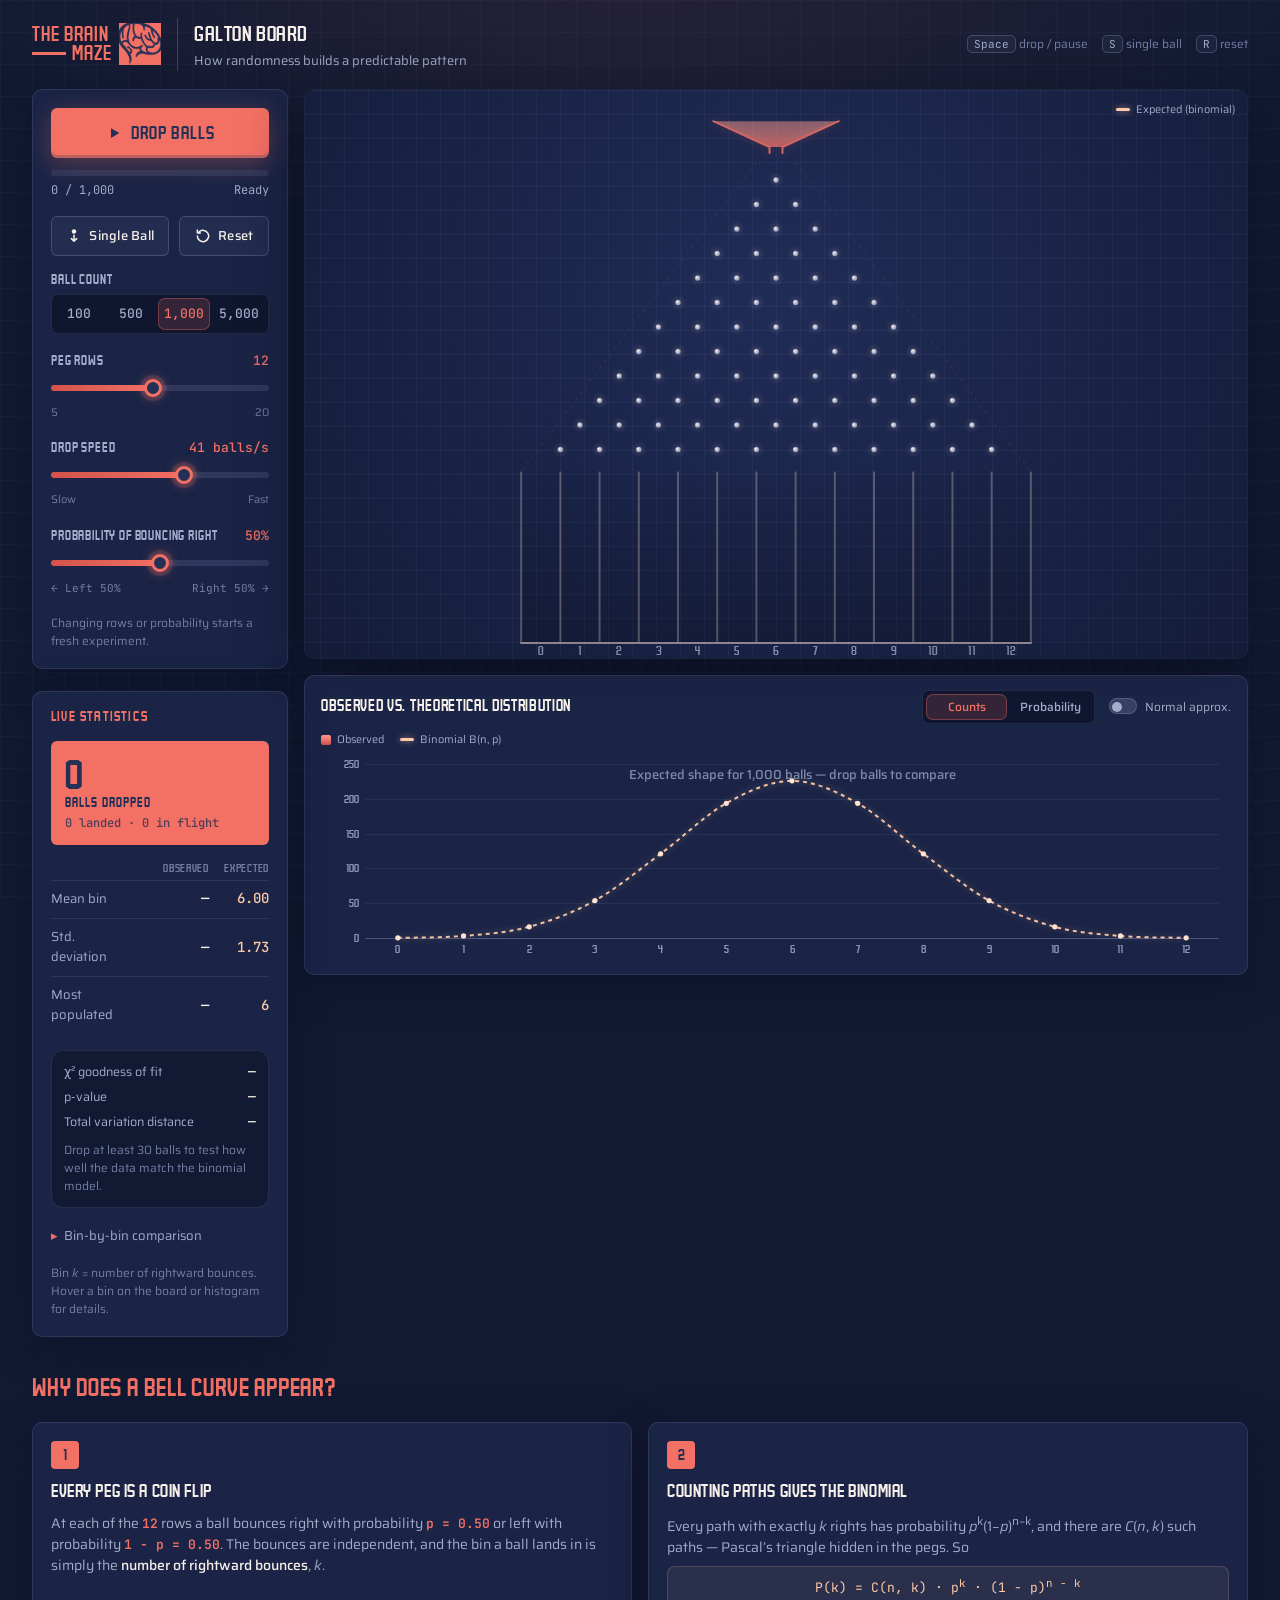
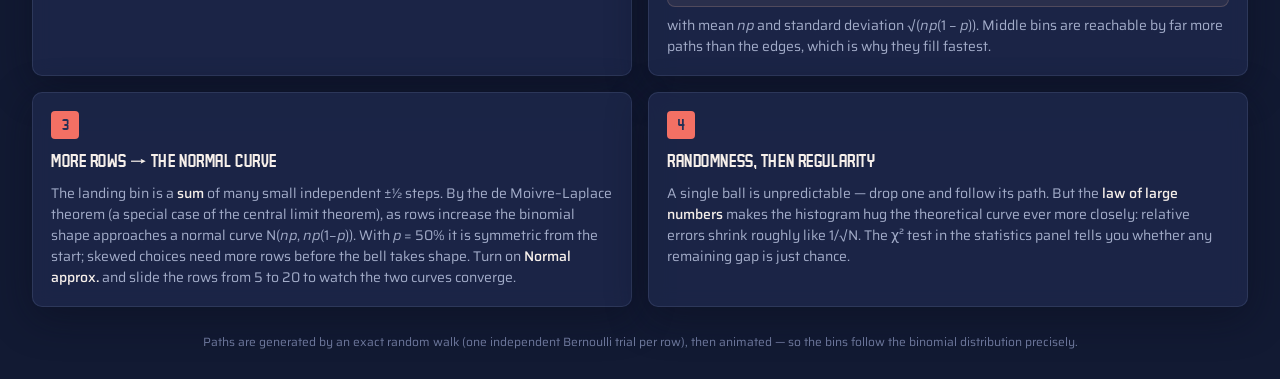
<file: index.html>
<!doctype html>
<html lang="en">
<head>
  <meta charset="utf-8" />
  <meta name="viewport" content="width=device-width, initial-scale=1, viewport-fit=cover" />
  <title>Brain Maze Galton Board</title>
  <meta name="description" content="An interactive Galton board that shows how random left/right bounces build a binomial — and eventually normal — distribution." />
  <meta name="theme-color" content="#121a33" />
  <link rel="icon" href="assets/brain-mark.png" />
  <link rel="preconnect" href="https://fonts.googleapis.com" />
  <link rel="preconnect" href="https://fonts.gstatic.com" crossorigin />
  <link href="https://fonts.googleapis.com/css2?family=Saira:wght@400;500;600&family=Saira+Semi+Condensed:wght@400&family=JetBrains+Mono:wght@400;500&display=swap" rel="stylesheet" />
  <link rel="stylesheet" href="styles.css" />
</head>
<body>
  <header class="topbar">
    <div class="brand">
      <div class="wordmark" aria-label="The Brain Maze">
        <span class="wordmark-text" aria-hidden="true"><span>The Brain</span><span>Maze</span></span>
        <img class="brand-mark" src="assets/brain-mark.png" alt="" width="42" height="42" />
      </div>
      <span class="brand-divider" aria-hidden="true"></span>
      <div>
        <h1>Galton Board</h1>
        <p class="tagline">How randomness builds a predictable pattern</p>
      </div>
    </div>
    <div class="kbd-hints" aria-hidden="true">
      <span><kbd>Space</kbd> drop / pause</span>
      <span><kbd>S</kbd> single ball</span>
      <span><kbd>R</kbd> reset</span>
    </div>
  </header>

  <main class="layout">
    <!-- ============ Controls ============ -->
    <aside class="panel controls" aria-label="Simulation controls">
      <button id="btnRun" class="btn btn-primary btn-run" type="button">
        <svg class="icon icon-play" viewBox="0 0 24 24" aria-hidden="true"><path d="M8 5.5v13l11-6.5z" /></svg>
        <svg class="icon icon-pause" viewBox="0 0 24 24" aria-hidden="true"><path d="M7 5h3.5v14H7zM13.5 5H17v14h-3.5z" /></svg>
        <span class="btn-label">Drop Balls</span>
      </button>

      <div class="progress" aria-hidden="true">
        <div class="progress-bar"><span id="progressFill"></span></div>
        <div class="progress-text"><span id="progressText">0 / 1,000</span><span id="progressState">Ready</span></div>
      </div>

      <div class="btn-row">
        <button id="btnSingle" class="btn btn-ghost" type="button" title="Release one traced ball (S)">
          <svg class="icon" viewBox="0 0 24 24" aria-hidden="true"><circle cx="12" cy="6" r="3" /><path d="M12 11v8m-3.5-3.5L12 19l3.5-3.5" fill="none" stroke-width="2" stroke-linecap="round" stroke-linejoin="round" /></svg>
          Single Ball
        </button>
        <button id="btnReset" class="btn btn-ghost" type="button" title="Clear all balls and statistics (R)">
          <svg class="icon" viewBox="0 0 24 24" aria-hidden="true"><path d="M4.5 12a7.5 7.5 0 1 0 2.2-5.3M4.5 4v4h4" fill="none" stroke-width="2" stroke-linecap="round" stroke-linejoin="round" /></svg>
          Reset
        </button>
      </div>

      <div class="field">
        <div class="field-head"><span class="field-label" id="countLabel">Ball count</span></div>
        <div class="segmented" role="radiogroup" aria-labelledby="countLabel" id="countGroup">
          <button type="button" role="radio" data-count="100">100</button>
          <button type="button" role="radio" data-count="500">500</button>
          <button type="button" role="radio" data-count="1000">1,000</button>
          <button type="button" role="radio" data-count="5000">5,000</button>
        </div>
      </div>

      <div class="field">
        <div class="field-head">
          <label class="field-label" for="rows">Peg rows</label>
          <output id="rowsOut" class="field-value">12</output>
        </div>
        <input id="rows" type="range" min="5" max="20" step="1" value="12" />
        <div class="field-scale"><span>5</span><span>20</span></div>
      </div>

      <div class="field">
        <div class="field-head">
          <label class="field-label" for="speed">Drop speed</label>
          <output id="speedOut" class="field-value">40 balls/s</output>
        </div>
        <input id="speed" type="range" min="0" max="100" step="1" value="62" />
        <div class="field-scale"><span>Slow</span><span>Fast</span></div>
      </div>

      <div class="field">
        <div class="field-head">
          <label class="field-label" for="prob">Probability of bouncing right</label>
          <output id="probOut" class="field-value">50%</output>
        </div>
        <input id="prob" type="range" min="0" max="100" step="1" value="50" />
        <div class="field-scale prob-scale"><span id="probLeft">← Left 50%</span><span id="probRight">Right 50% →</span></div>
      </div>

      <p class="hint">Changing rows or probability starts a fresh experiment.</p>
    </aside>

    <!-- ============ Board + histogram ============ -->
    <section class="stage" aria-label="Galton board">
      <div class="board-wrap" id="boardWrap">
        <canvas id="board" aria-label="Animated Galton board" role="img"></canvas>
        <div class="path-chip" id="pathChip" hidden>
          <span class="path-title">Traced ball</span>
          <span class="path-steps" id="pathSteps"></span>
          <span class="path-result" id="pathResult"></span>
        </div>
        <div class="board-legend" aria-hidden="true">
          <span><i class="swatch swatch-curve"></i>Expected (binomial)</span>
        </div>
      </div>
    </section>

    <section class="card hist-card" aria-label="Distribution histogram">
        <div class="hist-head">
          <h2>Observed vs. theoretical distribution</h2>
          <div class="hist-tools">
            <div class="segmented segmented-sm" role="radiogroup" aria-label="Histogram units" id="unitGroup">
              <button type="button" role="radio" data-unit="count" aria-checked="true">Counts</button>
              <button type="button" role="radio" data-unit="prob" aria-checked="false">Probability</button>
            </div>
            <label class="toggle"><input type="checkbox" id="normalToggle" /><span>Normal approx.</span></label>
          </div>
        </div>
        <div class="hist-legend" aria-hidden="true">
          <span><i class="swatch swatch-bar"></i>Observed</span>
          <span><i class="swatch swatch-curve"></i>Binomial B(n, p)</span>
          <span class="legend-normal" hidden><i class="swatch swatch-normal"></i>Normal N(np, np(1−p))</span>
        </div>
        <div class="hist-wrap" id="histWrap">
          <canvas id="hist" aria-label="Histogram of landing bins with theoretical binomial curve" role="img"></canvas>
        </div>
    </section>

    <!-- ============ Statistics ============ -->
    <aside class="panel stats" aria-label="Live statistics">
      <h2 class="panel-title">Live statistics</h2>
      <div class="stat-hero">
        <div class="stat-hero-value" id="statDropped">0</div>
        <div class="stat-hero-label">balls dropped</div>
        <div class="stat-hero-sub"><span id="statLanded">0</span> landed · <span id="statFlight">0</span> in flight</div>
      </div>

      <div class="compare">
        <div class="compare-head"><span></span><span>Observed</span><span>Expected</span></div>
        <div class="compare-row"><span>Mean bin</span><b id="statMean">—</b><b id="statMeanExp" class="exp">6.00</b></div>
        <div class="compare-row"><span>Std. deviation</span><b id="statSd">—</b><b id="statSdExp" class="exp">1.73</b></div>
        <div class="compare-row"><span>Most populated</span><b id="statMode">—</b><b id="statModeExp" class="exp">6</b></div>
      </div>

      <div class="fit">
        <div class="fit-row"><span>χ² goodness of fit</span><b id="statChi">—</b></div>
        <div class="fit-row"><span>p-value</span><b id="statChiP">—</b></div>
        <div class="fit-row"><span>Total variation distance</span><b id="statTvd">—</b></div>
        <p class="fit-note" id="fitNote">Drop at least 30 balls to test how well the data match the binomial model.</p>
      </div>

      <details class="table-details">
        <summary>Bin-by-bin comparison</summary>
        <div class="table-scroll">
          <table class="bin-table">
            <thead><tr><th>Bin</th><th>Count</th><th>Observed</th><th>Theory</th></tr></thead>
            <tbody id="binTable"></tbody>
          </table>
        </div>
      </details>

      <p class="hint">Bin <i>k</i> = number of rightward bounces. Hover a bin on the board or histogram for details.</p>
    </aside>
  </main>

  <!-- ============ Explanation ============ -->
  <section class="learn" aria-labelledby="learnTitle">
    <h2 id="learnTitle">Why does a bell curve appear?</h2>
    <div class="learn-grid">
      <article class="card learn-card">
        <span class="learn-step">1</span>
        <h3>Every peg is a coin flip</h3>
        <p>
          At each of the <b class="v-rows">12</b> rows a ball bounces right with probability
          <b class="v-p">p = 0.50</b> or left with probability <b class="v-q">1 − p = 0.50</b>.
          The bounces are independent, and the bin a ball lands in is simply the
          <em>number of rightward bounces</em>, <i>k</i>.
        </p>
      </article>
      <article class="card learn-card">
        <span class="learn-step">2</span>
        <h3>Counting paths gives the binomial</h3>
        <p>
          Every path with exactly <i>k</i> rights has probability
          <i>p</i><sup>k</sup>(1−<i>p</i>)<sup>n−k</sup>, and there are
          <i>C</i>(<i>n</i>, <i>k</i>) such paths — Pascal’s triangle hidden in the pegs. So
        </p>
        <p class="formula">P(k) = C(n, k) · p<sup>k</sup> · (1 − p)<sup>n − k</sup></p>
        <p>with mean <i>np</i> and standard deviation √(<i>np</i>(1 − <i>p</i>)). Middle bins are reachable by far more paths than the edges, which is why they fill fastest.</p>
      </article>
      <article class="card learn-card">
        <span class="learn-step">3</span>
        <h3>More rows → the normal curve</h3>
        <p>
          The landing bin is a <em>sum</em> of many small independent ±½ steps. By the
          de Moivre–Laplace theorem (a special case of the central limit theorem), as rows increase
          the binomial shape approaches a normal curve N(<i>np</i>, <i>np</i>(1−<i>p</i>)).
          With <i>p</i> = 50% it is symmetric from the start; skewed choices need more rows before the bell takes shape.
          Turn on <em>Normal approx.</em> and slide the rows from 5 to 20 to watch the two curves converge.
        </p>
      </article>
      <article class="card learn-card">
        <span class="learn-step">4</span>
        <h3>Randomness, then regularity</h3>
        <p>
          A single ball is unpredictable — drop one and follow its path. But the
          <em>law of large numbers</em> makes the histogram hug the theoretical curve ever more closely:
          relative errors shrink roughly like 1/√N. The χ² test in the statistics panel tells you whether any
          remaining gap is just chance.
        </p>
      </article>
    </div>
  </section>

  <footer class="footer">
    Paths are generated by an exact random walk (one independent Bernoulli trial per row), then animated —
    so the bins follow the binomial distribution precisely.
  </footer>

  <div class="tooltip" id="tooltip" role="tooltip" hidden></div>

  <script src="app.js"></script>
</body>
</html>
</file>
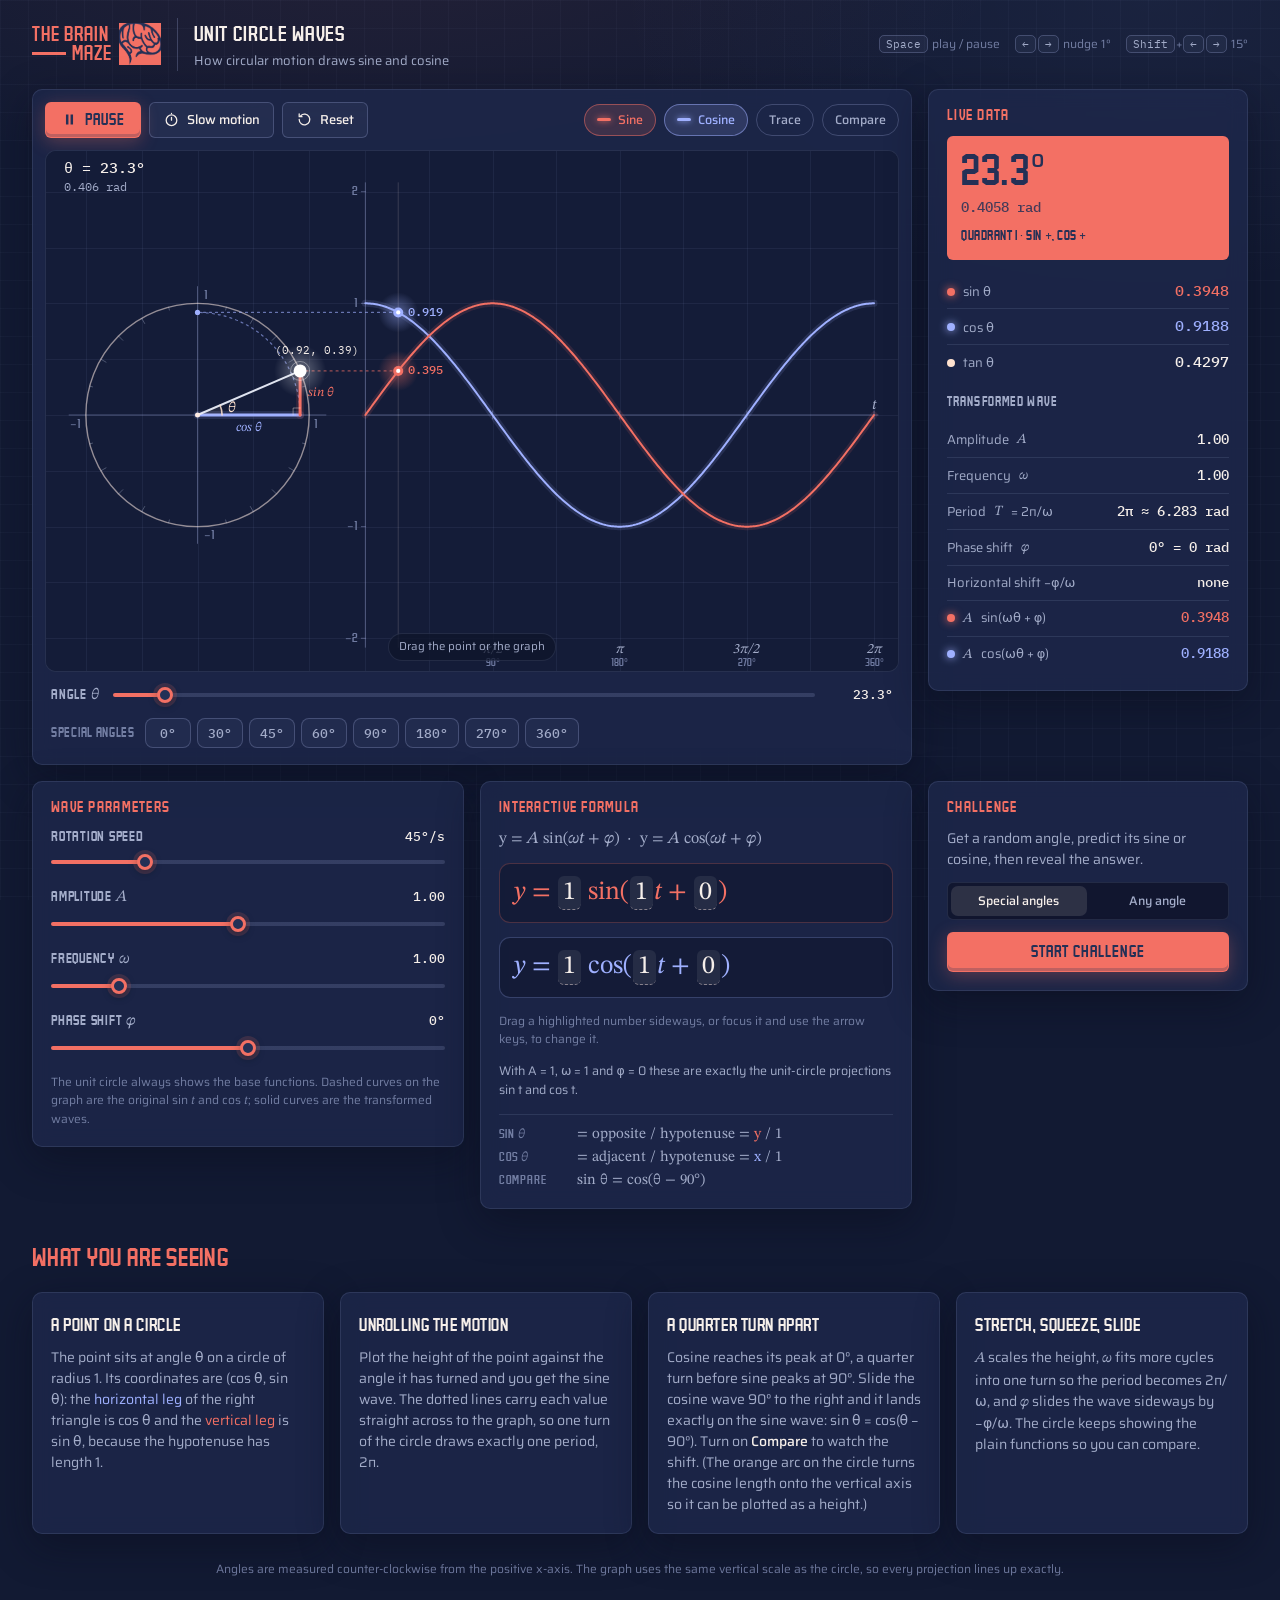
<file: trig-waves/index.html>
<!doctype html>
<html lang="en">
<head>
  <meta charset="utf-8" />
  <meta name="viewport" content="width=device-width, initial-scale=1, viewport-fit=cover" />
  <title>Brain Maze Unit Circle</title>
  <meta name="description" content="Watch a point rotating around the unit circle draw sine and cosine waves, and explore amplitude, frequency and phase." />
  <meta name="theme-color" content="#121a33" />
  <link rel="icon" href="assets/brain-mark.png" />
  <link rel="preconnect" href="https://fonts.googleapis.com" />
  <link rel="preconnect" href="https://fonts.gstatic.com" crossorigin />
  <link href="https://fonts.googleapis.com/css2?family=IBM+Plex+Mono:wght@400;500&family=Saira:wght@400;500;600&family=Saira+Semi+Condensed:wght@400&family=STIX+Two+Text:ital,wght@0,400;0,500;1,400;1,500&display=swap" rel="stylesheet" />
  <link rel="stylesheet" href="styles.css" />
</head>
<body>
  <header class="topbar">
    <div class="brand">
      <div class="wordmark" aria-label="The Brain Maze">
        <span class="wordmark-text" aria-hidden="true"><span>The Brain</span><span>Maze</span></span>
        <img class="brand-mark" src="assets/brain-mark.png" alt="" width="42" height="42" />
      </div>
      <span class="brand-divider" aria-hidden="true"></span>
      <div>
        <h1>Unit Circle Waves</h1>
        <p class="tagline">How circular motion draws sine and cosine</p>
      </div>
    </div>
    <div class="kbd-hints" aria-hidden="true">
      <span><kbd>Space</kbd> play / pause</span>
      <span><kbd>←</kbd><kbd>→</kbd> nudge 1°</span>
      <span><kbd>Shift</kbd>+<kbd>←</kbd><kbd>→</kbd> 15°</span>
    </div>
  </header>

  <main class="layout">
    <!-- ============ Stage ============ -->
    <section class="card stage" aria-label="Unit circle and wave graph">
      <div class="toolbar">
        <div class="tb-group">
          <button id="btnPlay" class="btn btn-primary" type="button" aria-pressed="true">
            <svg class="icon icon-play" viewBox="0 0 24 24" aria-hidden="true"><path d="M8 5.5v13l11-6.5z" /></svg>
            <svg class="icon icon-pause" viewBox="0 0 24 24" aria-hidden="true"><path d="M7 5h3.5v14H7zM13.5 5H17v14h-3.5z" /></svg>
            <span class="btn-label">Pause</span>
          </button>
          <button id="btnSlow" class="btn btn-toggle" type="button" aria-pressed="false" title="Run at one fifth speed">
            <svg class="icon" viewBox="0 0 24 24" aria-hidden="true"><circle cx="12" cy="13" r="7.5" fill="none" stroke="currentColor" stroke-width="1.8" /><path d="M12 13V9M12 3.5h0" fill="none" stroke="currentColor" stroke-width="1.8" stroke-linecap="round" /></svg>
            Slow motion
          </button>
          <button id="btnReset" class="btn btn-ghost" type="button" title="Restore default settings">
            <svg class="icon" viewBox="0 0 24 24" aria-hidden="true"><path d="M4.5 12a7.5 7.5 0 1 0 2.2-5.3M4.5 4v4h4" fill="none" stroke="currentColor" stroke-width="1.8" stroke-linecap="round" stroke-linejoin="round" /></svg>
            Reset
          </button>
        </div>
        <div class="tb-group" role="group" aria-label="Display options">
          <button id="tgSin" class="chip chip-sin" type="button" aria-pressed="true"><i aria-hidden="true"></i>Sine</button>
          <button id="tgCos" class="chip chip-cos" type="button" aria-pressed="true"><i aria-hidden="true"></i>Cosine</button>
          <button id="tgTrace" class="chip" type="button" aria-pressed="false" title="Draw the wave progressively as the point rotates">Trace</button>
          <button id="tgCompare" class="chip" type="button" aria-pressed="false" title="Show the 90° phase difference">Compare</button>
        </div>
      </div>

      <div class="canvas-wrap">
        <canvas id="stage" role="img" aria-label="A point rotating on the unit circle, projected onto sine and cosine wave graphs"></canvas>
        <p class="drag-hint" id="dragHint">Drag the point or the graph</p>
      </div>

      <div class="angle-row">
        <label for="angle" class="field-label">Angle <span class="sym">θ</span></label>
        <input id="angle" type="range" min="0" max="360" step="0.5" value="0" />
        <output id="angleOut" for="angle" class="field-value">0.0°</output>
      </div>
      <div class="presets" role="group" aria-label="Special angles">
        <span class="presets-label">Special angles</span>
        <button type="button" data-deg="0">0°</button>
        <button type="button" data-deg="30">30°</button>
        <button type="button" data-deg="45">45°</button>
        <button type="button" data-deg="60">60°</button>
        <button type="button" data-deg="90">90°</button>
        <button type="button" data-deg="180">180°</button>
        <button type="button" data-deg="270">270°</button>
        <button type="button" data-deg="360">360°</button>
      </div>
    </section>

    <!-- ============ Live data ============ -->
    <aside class="card data" aria-label="Live values">
      <h2 class="card-title">Live data</h2>

      <div class="angle-hero">
        <div class="angle-hero-deg" id="dDeg">0.0°</div>
        <div class="angle-hero-rad"><span id="dRad">0.0000 rad</span><span class="pi" id="dRadPi"></span></div>
        <div class="quadrant" id="dQuad">On the positive x-axis</div>
      </div>

      <dl class="rows">
        <div class="row row-sin"><dt><i class="dot"></i>sin θ</dt><dd id="dSin">0.0000</dd></div>
        <div class="row row-cos"><dt><i class="dot"></i>cos θ</dt><dd id="dCos">1.0000</dd></div>
        <div class="row"><dt><i class="dot dot-tan"></i>tan θ</dt><dd id="dTan">0.0000</dd></div>
        <div class="row row-exact" id="exactRow" hidden><dt>Exact</dt><dd id="dExact"></dd></div>
      </dl>

      <h3 class="sub-title">Transformed wave</h3>
      <dl class="rows rows-compact">
        <div class="row"><dt>Amplitude <i>A</i></dt><dd id="dA">1.00</dd></div>
        <div class="row"><dt>Frequency <i>ω</i></dt><dd id="dW">1.00</dd></div>
        <div class="row"><dt>Period <i>T</i> = 2π/ω</dt><dd id="dT">2π</dd></div>
        <div class="row"><dt>Phase shift <i>φ</i></dt><dd id="dPhi">0°</dd></div>
        <div class="row"><dt>Horizontal shift −φ/ω</dt><dd id="dShift">0</dd></div>
        <div class="row row-sin"><dt><i class="dot"></i><i>A</i> sin(ωθ + φ)</dt><dd id="dYs">0.0000</dd></div>
        <div class="row row-cos"><dt><i class="dot"></i><i>A</i> cos(ωθ + φ)</dt><dd id="dYc">1.0000</dd></div>
      </dl>
    </aside>

    <!-- ============ Parameters ============ -->
    <section class="card params" aria-label="Wave parameters">
      <h2 class="card-title">Wave parameters</h2>

      <div class="field">
        <div class="field-head"><label class="field-label" for="speed">Rotation speed</label><output id="speedOut" class="field-value">45°/s</output></div>
        <input id="speed" type="range" min="5" max="180" step="5" value="45" />
      </div>
      <div class="field">
        <div class="field-head"><label class="field-label" for="amp">Amplitude <i class="var">A</i></label><output id="ampOut" class="field-value">1.00</output></div>
        <input id="amp" type="range" min="0.1" max="2" step="0.05" value="1" />
      </div>
      <div class="field">
        <div class="field-head"><label class="field-label" for="freq">Frequency <i class="var">ω</i></label><output id="freqOut" class="field-value">1.00</output></div>
        <input id="freq" type="range" min="0.25" max="5" step="0.25" value="1" />
      </div>
      <div class="field">
        <div class="field-head"><label class="field-label" for="phase">Phase shift <i class="var">φ</i></label><output id="phaseOut" class="field-value">0°</output></div>
        <input id="phase" type="range" min="-180" max="180" step="5" value="0" />
      </div>
      <p class="hint">The unit circle always shows the base functions. Dashed curves on the graph are the original sin <i>t</i> and cos <i>t</i>; solid curves are the transformed waves.</p>
    </section>

    <!-- ============ Formula ============ -->
    <section class="card formula" aria-label="Interactive formula">
      <h2 class="card-title">Interactive formula</h2>
      <p class="formula-general">y = <i>A</i> sin(<i>ω</i><i>t</i> + <i>φ</i>) &nbsp;·&nbsp; y = <i>A</i> cos(<i>ω</i><i>t</i> + <i>φ</i>)</p>
      <div class="eq eq-sin" id="eqSin"></div>
      <div class="eq eq-cos" id="eqCos"></div>
      <p class="hint">Drag a highlighted number sideways, or focus it and use the arrow keys, to change it.</p>
      <p class="eq-note" id="eqNote"></p>
      <div class="identities">
        <div><span class="lbl">sin <span class="sym">θ</span></span> = opposite / hypotenuse = <span class="sin-c">y</span> / 1</div>
        <div><span class="lbl">cos <span class="sym">θ</span></span> = adjacent / hypotenuse = <span class="cos-c">x</span> / 1</div>
        <div><span class="lbl">Compare</span> sin θ = cos(θ − 90°)</div>
      </div>
    </section>

    <!-- ============ Challenge ============ -->
    <section class="card challenge" aria-label="Challenge mode" id="challenge">
      <div class="ch-head">
        <h2 class="card-title">Challenge</h2>
        <span class="ch-score" id="chScore" hidden></span>
      </div>

      <div id="chIdle">
        <p class="ch-intro">Get a random angle, predict its sine or cosine, then reveal the answer.</p>
        <div class="segmented" role="radiogroup" aria-label="Challenge difficulty" id="chMode">
          <button type="button" role="radio" aria-checked="true" data-mode="special">Special angles</button>
          <button type="button" role="radio" aria-checked="false" data-mode="any">Any angle</button>
        </div>
        <button id="chStart" class="btn btn-primary btn-block" type="button">Start challenge</button>
      </div>

      <div id="chActive" hidden>
        <p class="ch-question" id="chQuestion"></p>
        <div class="field">
          <div class="field-head"><label class="field-label" for="chGuess">Your prediction</label><output id="chGuessOut" class="field-value">0.00</output></div>
          <input id="chGuess" type="range" min="-1" max="1" step="0.01" value="0" />
        </div>
        <div class="exact-chips" id="chChips" role="group" aria-label="Exact values"></div>
        <div class="ch-feedback" id="chFeedback" hidden></div>
        <div class="ch-actions">
          <button id="chReveal" class="btn btn-primary" type="button">Reveal answer</button>
          <button id="chNext" class="btn btn-primary" type="button" hidden>Next angle</button>
          <button id="chExit" class="btn btn-ghost" type="button">Exit</button>
        </div>
      </div>
    </section>
  </main>

  <!-- ============ Learn ============ -->
  <section class="learn" aria-labelledby="learnTitle">
    <h2 id="learnTitle">What you are seeing</h2>
    <div class="learn-grid">
      <article class="card learn-card">
        <h3>A point on a circle</h3>
        <p>The point sits at angle θ on a circle of radius 1. Its coordinates are (cos θ, sin θ): the <span class="cos-c">horizontal leg</span> of the right triangle is cos θ and the <span class="sin-c">vertical leg</span> is sin θ, because the hypotenuse has length 1.</p>
      </article>
      <article class="card learn-card">
        <h3>Unrolling the motion</h3>
        <p>Plot the height of the point against the angle it has turned and you get the sine wave. The dotted lines carry each value straight across to the graph, so one turn of the circle draws exactly one period, 2π.</p>
      </article>
      <article class="card learn-card">
        <h3>A quarter turn apart</h3>
        <p>Cosine reaches its peak at 0°, a quarter turn before sine peaks at 90°. Slide the cosine wave 90° to the right and it lands exactly on the sine wave: sin θ = cos(θ − 90°). Turn on <em>Compare</em> to watch the shift. (The orange arc on the circle turns the cosine length onto the vertical axis so it can be plotted as a height.)</p>
      </article>
      <article class="card learn-card">
        <h3>Stretch, squeeze, slide</h3>
        <p><i>A</i> scales the height, <i>ω</i> fits more cycles into one turn so the period becomes 2π/ω, and <i>φ</i> slides the wave sideways by −φ/ω. The circle keeps showing the plain functions so you can compare.</p>
      </article>
    </div>
  </section>

  <footer class="footer">
    Angles are measured counter-clockwise from the positive x-axis. The graph uses the same vertical scale as the circle, so every projection lines up exactly.
  </footer>

  <script src="app.js"></script>
</body>
</html>
</file>
<file: styles.css>
:root {
  /* Brand: The Brain Maze, with coral #F37064 on navy #243056. Boxy cards with tight corners, like the logo's square mark. */
  --navy: #243056;
  --bg: #121a33;
  --bg-2: #18213f;
  --panel: rgba(30, 40, 76, 0.78);
  --panel-solid: #1c2547;
  --border: rgba(170, 182, 230, 0.13);
  --border-strong: rgba(170, 182, 230, 0.24);
  --text: #f6efea;
  --muted: #a3acc9;
  --faint: #737ea3;
  --accent: #f37064;
  --accent-deep: #d4524a;
  --accent-soft: rgba(243, 112, 100, 0.15);
  --theory: #ffc9a8;
  --normal: #9fb0ff;
  --radius: 10px;
  --radius-sm: 6px;
  --display: "Brain", "Saira Semi Condensed", "Arial Narrow", sans-serif;
  --mono: "JetBrains Mono", ui-monospace, SFMono-Regular, Menlo, Consolas, monospace;
  --sans: "Saira", system-ui, -apple-system, "Segoe UI", Roboto, sans-serif;
  color-scheme: dark;
}

/* Brain by Vladimir Nikolic, the typeface of The Brain Maze logo. Single weight: always set at 400. */
@font-face {
  font-family: "Brain";
  src: url("fonts/Brain.woff2") format("woff2");
  font-weight: 400;
  font-display: swap;
}

* { box-sizing: border-box; }

html { -webkit-text-size-adjust: 100%; }

body {
  margin: 0;
  min-height: 100vh;
  font-family: var(--sans);
  font-size: 14px;
  line-height: 1.5;
  color: var(--text);
  background-color: var(--bg);
  background-image:
    radial-gradient(1200px 600px at 50% -10%, rgba(243, 112, 100, 0.10), transparent 60%),
    linear-gradient(rgba(170, 182, 230, 0.035) 1px, transparent 1px),
    linear-gradient(90deg, rgba(170, 182, 230, 0.035) 1px, transparent 1px);
  background-size: auto, 32px 32px, 32px 32px;
  background-attachment: fixed;
  -webkit-font-smoothing: antialiased;
}

h1, h2, h3 { margin: 0; font-family: var(--display); font-weight: 400; letter-spacing: 0.02em; text-wrap: balance; }

/* ---------- Top bar ---------- */
.topbar {
  display: flex;
  align-items: center;
  justify-content: space-between;
  gap: 16px;
  padding: 18px clamp(16px, 3vw, 32px) 10px;
  max-width: 1680px;
  margin: 0 auto;
}
.brand { display: flex; align-items: center; gap: 16px; min-width: 0; }
.wordmark { display: flex; align-items: center; gap: 8px; text-decoration: none; }
.wordmark-text { display: grid; font: 400 21px/0.92 var(--display); letter-spacing: 0.04em; color: var(--accent); text-transform: uppercase; }
.wordmark-text span:last-child { display: flex; align-items: center; justify-content: flex-end; gap: 6px; }
.wordmark-text span:last-child::before { content: ""; width: 34px; height: 3px; background: var(--accent); }
.brand-mark { width: 42px; height: 42px; display: block; }
.brand-divider { width: 1px; align-self: stretch; background: var(--border-strong); }
.brand h1 { font-size: 22px; text-transform: uppercase; }
.tagline { margin: 0; color: var(--muted); font-size: 13px; }
.kbd-hints { display: flex; gap: 14px; color: var(--faint); font-size: 12px; }
kbd {
  font-family: var(--mono);
  font-size: 11px;
  padding: 1px 6px;
  border-radius: 5px;
  border: 1px solid var(--border-strong);
  background: rgba(170, 182, 230, 0.06);
  color: var(--muted);
}

/* ---------- Layout ---------- */
.layout {
  display: grid;
  grid-template-columns: 272px minmax(0, 1fr) 300px;
  grid-template-areas: "controls stage stats" "controls hist stats";
  gap: 16px;
  padding: 8px clamp(16px, 3vw, 32px) 16px;
  max-width: 1680px;
  margin: 0 auto;
  align-items: start;
}
.controls { grid-area: controls; }
.hist-card { grid-area: hist; min-width: 0; }
.stage { grid-area: stage; display: flex; flex-direction: column; gap: 16px; min-width: 0; }
.stats { grid-area: stats; }

.panel, .card {
  background: var(--panel);
  border: 1px solid var(--border);
  border-radius: var(--radius);
  backdrop-filter: blur(10px);
  -webkit-backdrop-filter: blur(10px);
  box-shadow: 0 10px 40px rgba(8, 11, 26, 0.45);
}
.panel { padding: 18px; display: flex; flex-direction: column; gap: 18px; position: sticky; top: 12px; }
.panel-title { font: 400 15px var(--display); text-transform: uppercase; letter-spacing: 0.08em; color: var(--accent); }

/* ---------- Buttons ---------- */
.btn {
  display: inline-flex;
  align-items: center;
  justify-content: center;
  gap: 8px;
  height: 40px;
  padding: 0 14px;
  border-radius: var(--radius-sm);
  border: 1px solid var(--border-strong);
  background: rgba(170, 182, 230, 0.06);
  color: var(--text);
  font: 500 13px var(--sans);
  letter-spacing: 0.02em;
  cursor: pointer;
  transition: background 0.15s, border-color 0.15s, transform 0.08s, box-shadow 0.15s;
  -webkit-tap-highlight-color: transparent;
}
.btn:hover { background: rgba(170, 182, 230, 0.12); border-color: rgba(170, 182, 230, 0.32); }
.btn:active { transform: translateY(1px); }
.btn:focus-visible, .segmented button:focus-visible, input[type="range"]:focus-visible, .toggle input:focus-visible + span {
  outline: 2px solid var(--accent);
  outline-offset: 2px;
}
.icon { width: 18px; height: 18px; fill: currentColor; stroke: currentColor; flex: none; }
.btn-ghost .icon { fill: none; }
.btn-ghost .icon circle { fill: currentColor; stroke: none; }

.btn-primary {
  height: 50px;
  font: 400 19px var(--display);
  letter-spacing: 0.06em;
  text-transform: uppercase;
  border: 0;
  color: var(--navy);
  background: var(--accent);
  box-shadow: 0 6px 24px rgba(243, 112, 100, 0.3), inset 0 -3px 0 rgba(36, 48, 86, 0.25);
}
.btn-primary:hover { background: #f6857a; box-shadow: 0 8px 30px rgba(243, 112, 100, 0.42), inset 0 -3px 0 rgba(36, 48, 86, 0.25); }
.btn-primary .icon { stroke: none; }
.btn-run .icon-pause { display: none; }
.btn-run.is-running { background: var(--navy); color: var(--text); box-shadow: inset 0 0 0 1px rgba(243, 112, 100, 0.45), 0 6px 24px rgba(243, 112, 100, 0.12); }
.btn-run.is-running .icon-play { display: none; }
.btn-run.is-running .icon-pause { display: block; color: var(--accent); }
.btn-row { display: grid; grid-template-columns: 1.3fr 1fr; gap: 10px; }
.btn-row .btn { white-space: nowrap; padding: 0 10px; gap: 6px; }

/* ---------- Progress ---------- */
.progress { margin-top: -6px; }
.progress-bar { height: 6px; border-radius: 99px; background: rgba(170, 182, 230, 0.1); overflow: hidden; }
.progress-bar span { display: block; height: 100%; width: 0; border-radius: inherit; background: var(--accent); box-shadow: 0 0 10px rgba(243, 112, 100, 0.6); transition: width 0.2s linear; }
.progress-text { display: flex; justify-content: space-between; margin-top: 6px; font: 12px var(--mono); color: var(--muted); }

/* ---------- Fields ---------- */
.field { display: flex; flex-direction: column; gap: 8px; }
.field-head { display: flex; justify-content: space-between; align-items: baseline; gap: 8px; }
.field-label { font: 400 14px var(--display); letter-spacing: 0.06em; text-transform: uppercase; color: var(--muted); }
.field-value { font: 500 13px var(--mono); color: var(--accent); white-space: nowrap; }
.field-scale { display: flex; justify-content: space-between; font-size: 11px; color: var(--faint); margin-top: -2px; }
.prob-scale { font-family: var(--mono); }

.segmented {
  display: grid;
  grid-auto-flow: column;
  grid-auto-columns: 1fr;
  padding: 3px;
  gap: 3px;
  border-radius: var(--radius-sm);
  background: rgba(8, 11, 26, 0.5);
  border: 1px solid var(--border);
}
.segmented button {
  height: 32px;
  border: 0;
  border-radius: 7px;
  background: transparent;
  color: var(--muted);
  font: 500 13px var(--mono);
  cursor: pointer;
  transition: background 0.15s, color 0.15s;
  -webkit-tap-highlight-color: transparent;
}
.segmented button:hover { color: var(--text); }
.segmented button[aria-checked="true"] { background: var(--accent-soft); color: var(--accent); box-shadow: inset 0 0 0 1px rgba(243, 112, 100, 0.35); }
.segmented-sm button { height: 26px; font-size: 12px; padding: 0 10px; font-family: var(--sans); }

input[type="range"] {
  -webkit-appearance: none;
  appearance: none;
  width: 100%;
  height: 22px;
  background: transparent;
  margin: 0;
  cursor: pointer;
  --pct: 50%;
}
input[type="range"]::-webkit-slider-runnable-track {
  height: 6px;
  border-radius: 99px;
  background: linear-gradient(90deg, var(--accent-deep), var(--accent) var(--pct), rgba(170, 182, 230, 0.14) var(--pct));
}
input[type="range"]::-moz-range-track { height: 6px; border-radius: 99px; background: rgba(170, 182, 230, 0.14); }
input[type="range"]::-moz-range-progress { height: 6px; border-radius: 99px; background: linear-gradient(90deg, var(--accent-deep), var(--accent)); }
input[type="range"]::-webkit-slider-thumb {
  -webkit-appearance: none;
  width: 18px; height: 18px;
  margin-top: -6px;
  border-radius: 50%;
  background: var(--navy);
  border: 3px solid var(--accent);
  box-shadow: 0 0 0 4px rgba(243, 112, 100, 0.15), 0 0 12px rgba(243, 112, 100, 0.6);
}
input[type="range"]::-moz-range-thumb {
  width: 12px; height: 12px;
  border-radius: 50%;
  background: var(--navy);
  border: 3px solid var(--accent);
  box-shadow: 0 0 0 4px rgba(243, 112, 100, 0.15), 0 0 12px rgba(243, 112, 100, 0.6);
}

.hint { margin: 0; font-size: 12px; color: var(--faint); }

/* ---------- Board ---------- */
.board-wrap {
  position: relative;
  height: clamp(420px, calc(100vh - 330px), 820px);
  border-radius: var(--radius);
  border: 1px solid var(--border);
  overflow: hidden;
  background: #081028;
  box-shadow: 0 20px 60px rgba(8, 11, 26, 0.6), inset 0 1px 0 rgba(255, 255, 255, 0.03);
}
.board-wrap canvas, .hist-wrap canvas { display: block; width: 100%; height: 100%; touch-action: pan-y; }

.board-legend {
  position: absolute;
  right: 12px;
  top: 12px;
  display: flex;
  gap: 12px;
  font-size: 11px;
  color: var(--muted);
  pointer-events: none;
}
.board-legend span, .hist-legend span { display: inline-flex; align-items: center; gap: 6px; }
.swatch { display: inline-block; width: 14px; height: 3px; border-radius: 2px; }
.swatch-curve { background: var(--theory); box-shadow: 0 0 6px rgba(255, 201, 168, 0.6); }
.swatch-bar { height: 10px; width: 10px; border-radius: 2px; background: linear-gradient(#ff9a8d, var(--accent-deep)); }
.swatch-normal { background: repeating-linear-gradient(90deg, var(--normal) 0 4px, transparent 4px 7px); }

.path-chip {
  position: absolute;
  left: 12px;
  top: 12px;
  max-width: calc(100% - 24px);
  display: flex;
  flex-wrap: wrap;
  align-items: center;
  gap: 6px 10px;
  padding: 8px 12px;
  border-radius: 12px;
  background: rgba(7, 13, 29, 0.82);
  border: 1px solid rgba(243, 112, 100, 0.3);
  box-shadow: 0 6px 24px rgba(8, 11, 26, 0.6);
  font-size: 12px;
  pointer-events: none;
  transition: opacity 0.4s;
}
.path-chip.fading { opacity: 0; }
.path-chip[hidden] { display: none; }
.path-title { color: var(--muted); font-weight: 500; }
.path-steps { display: flex; flex-wrap: wrap; gap: 3px; font-family: var(--mono); }
.path-steps i {
  font-style: normal;
  width: 17px; height: 17px;
  display: inline-grid; place-items: center;
  border-radius: 4px;
  font-size: 10px;
  color: var(--faint);
  background: rgba(170, 182, 230, 0.08);
  transition: background 0.15s, color 0.15s;
}
.path-steps i.on.r { background: rgba(243, 112, 100, 0.2); color: var(--accent); }
.path-steps i.on.l { background: rgba(159, 176, 255, 0.2); color: var(--normal); }
.path-result { font-family: var(--mono); color: var(--accent); }

/* ---------- Histogram ---------- */
.hist-card { padding: 14px 16px 12px; }
.hist-head { display: flex; justify-content: space-between; align-items: center; gap: 12px; flex-wrap: wrap; }
.hist-head h2 { font-size: 17px; text-transform: uppercase; letter-spacing: 0.04em; }
.hist-tools { display: flex; align-items: center; gap: 14px; }
.hist-legend { display: flex; flex-wrap: wrap; gap: 6px 16px; margin: 8px 0 4px; font-size: 11px; color: var(--muted); }
.hist-legend [hidden] { display: none; }
.hist-wrap { height: 210px; position: relative; }

.toggle { display: inline-flex; align-items: center; gap: 8px; font-size: 12px; color: var(--muted); cursor: pointer; user-select: none; }
.toggle input { position: absolute; opacity: 0; width: 1px; height: 1px; }
.toggle span::before {
  content: "";
  display: inline-block;
  vertical-align: -3px;
  width: 28px; height: 16px;
  margin-right: 8px;
  border-radius: 99px;
  background: rgba(170, 182, 230, 0.2);
  box-shadow: inset 0 0 0 1px var(--border-strong);
  transition: background 0.15s;
}
.toggle span { position: relative; }
.toggle span::after {
  content: "";
  position: absolute;
  left: 3px; top: 50%;
  width: 10px; height: 10px;
  margin-top: -5px;
  border-radius: 50%;
  background: var(--muted);
  transition: transform 0.15s, background 0.15s;
}
.toggle input:checked + span::before { background: rgba(159, 176, 255, 0.25); box-shadow: inset 0 0 0 1px rgba(159, 176, 255, 0.6); }
.toggle input:checked + span::after { transform: translateX(12px); background: var(--normal); }

/* ---------- Stats ---------- */
.stat-hero { padding: 14px; border-radius: var(--radius-sm); background: var(--accent); color: var(--navy); }
.stat-hero-value { font: 400 42px/1 var(--display); letter-spacing: 0.02em; color: var(--navy); font-variant-numeric: tabular-nums; }
.stat-hero-label { font: 400 14px var(--display); text-transform: uppercase; letter-spacing: 0.08em; color: var(--navy); }
.stat-hero-sub { margin-top: 6px; color: rgba(36, 48, 86, 0.8); font: 500 12px var(--mono); }

.compare { display: grid; gap: 2px; }
.compare-head, .compare-row { display: grid; grid-template-columns: 1.2fr 1.1fr 0.8fr; align-items: center; gap: 8px; }
.compare-head { font: 400 12px var(--display); text-transform: uppercase; letter-spacing: 0.06em; color: var(--faint); padding: 0 0 4px; }
.compare-head span:not(:first-child), .compare-row b { text-align: right; }
.compare-row { padding: 8px 0; border-top: 1px solid var(--border); font-size: 13px; color: var(--muted); }
.compare-row b { font: 500 14px var(--mono); color: var(--text); white-space: nowrap; }
.compare-row b.exp { color: var(--theory); }

.fit { display: grid; gap: 6px; padding: 12px; border-radius: 12px; background: rgba(8, 11, 26, 0.4); border: 1px solid var(--border); }
.fit-row { display: flex; justify-content: space-between; gap: 8px; font-size: 12.5px; color: var(--muted); }
.fit-row b { font: 500 13px var(--mono); color: var(--text); }
.fit-note { margin: 4px 0 0; font-size: 12px; color: var(--faint); }
.fit-note.good { color: #6ee7b7; }
.fit-note.warn { color: #fca5a5; }

.table-details summary { cursor: pointer; font-size: 13px; color: var(--muted); list-style: none; display: flex; align-items: center; gap: 6px; }
.table-details summary::-webkit-details-marker { display: none; }
.table-details summary::before { content: "▸"; color: var(--accent); transition: transform 0.15s; }
.table-details[open] summary::before { transform: rotate(90deg); }
.table-scroll { max-height: 260px; overflow: auto; margin-top: 8px; border-radius: 10px; border: 1px solid var(--border); }
.bin-table { width: 100%; border-collapse: collapse; font: 12px var(--mono); }
.bin-table th { position: sticky; top: 0; background: var(--panel-solid); color: var(--faint); font: 600 11px var(--sans); text-transform: uppercase; letter-spacing: 0.04em; }
.bin-table th, .bin-table td { padding: 5px 8px; text-align: right; }
.bin-table th:first-child, .bin-table td:first-child { text-align: left; }
.bin-table tbody tr:nth-child(odd) { background: rgba(170, 182, 230, 0.04); }
.bin-table td.theory { color: var(--theory); }
.bin-table tr.hl { background: rgba(243, 112, 100, 0.12) !important; }

/* ---------- Learn ---------- */
.learn { max-width: 1680px; margin: 8px auto 0; padding: 8px clamp(16px, 3vw, 32px) 8px; }
.learn > h2 { font-size: 26px; margin-bottom: 14px; text-transform: uppercase; letter-spacing: 0.03em; color: var(--accent); }
.learn-grid { display: grid; grid-template-columns: repeat(4, minmax(0, 1fr)); gap: 16px; }
.learn-card { padding: 18px; position: relative; }
.learn-card h3 { font-size: 19px; margin: 8px 0 8px; text-transform: uppercase; letter-spacing: 0.03em; }
.learn-card p { margin: 0 0 8px; color: var(--muted); }
.learn-card p:last-child { margin-bottom: 0; }
.learn-card b { color: var(--accent); font-weight: 600; font-family: var(--mono); font-size: 13px; }
.learn-card em { color: var(--text); font-style: normal; font-weight: 500; }
.learn-step { display: inline-grid; place-items: center; width: 28px; height: 28px; border-radius: 4px; background: var(--accent); color: var(--navy); font: 400 16px var(--display); }
.formula { font-family: var(--mono); color: var(--theory) !important; background: rgba(255, 201, 168, 0.07); border: 1px solid rgba(255, 201, 168, 0.18); padding: 8px 10px; border-radius: 8px; font-size: 13px; text-align: center; }

.footer { max-width: 1680px; margin: 0 auto; padding: 18px clamp(16px, 3vw, 32px) 28px; color: var(--faint); font-size: 12px; text-align: center; }

/* ---------- Tooltip ---------- */
.tooltip {
  position: fixed;
  z-index: 50;
  min-width: 190px;
  padding: 10px 12px;
  border-radius: 10px;
  background: rgba(7, 13, 29, 0.95);
  border: 1px solid rgba(243, 112, 100, 0.35);
  box-shadow: 0 10px 30px rgba(8, 11, 26, 0.7), 0 0 20px rgba(243, 112, 100, 0.12);
  font-size: 12px;
  pointer-events: none;
  transform: translate(-50%, calc(-100% - 14px));
}
.tooltip[hidden] { display: none; }
.tooltip h4 { margin: 0 0 6px; font: 400 15px var(--display); letter-spacing: 0.03em; text-transform: uppercase; color: var(--accent); }
.tooltip .tt-row { display: flex; justify-content: space-between; gap: 16px; color: var(--muted); padding: 1px 0; }
.tooltip .tt-row b { font: 500 12px var(--mono); color: var(--text); }
.tooltip .tt-row b.exp { color: var(--theory); }

/* ---------- Responsive ---------- */
@media (max-width: 1280px) {
  .layout { grid-template-columns: 256px minmax(0, 1fr); grid-template-areas: "controls stage" "controls hist" "stats hist"; }
  .stats { position: static; }
  .learn-grid { grid-template-columns: repeat(2, minmax(0, 1fr)); }
}
@media (max-width: 900px) {
  .layout { grid-template-columns: 1fr 1fr; grid-template-areas: "stage stage" "hist hist" "controls stats"; }
  .panel { position: static; }
  .board-wrap { height: clamp(380px, 72vh, 720px); }
  .kbd-hints { display: none; }
}
@media (max-width: 640px) {
  .layout { grid-template-columns: minmax(0, 1fr); grid-template-areas: "stage" "controls" "hist" "stats"; gap: 12px; }
  .learn-grid { grid-template-columns: minmax(0, 1fr); }
  .board-wrap { height: clamp(360px, 68vh, 620px); }
  .hist-wrap { height: 180px; }
  .hist-head h2 { font-size: 13px; }
  .board-legend { display: none; }
  .stat-hero-value { font-size: 34px; }
  .wordmark-text { font-size: 17px; }
  .wordmark-text span:last-child::before { width: 24px; }
  .brand-mark { width: 34px; height: 34px; }
  .brand h1 { font-size: 18px; }
  .tagline { display: none; }
}
@media (prefers-reduced-motion: reduce) {
  * { transition: none !important; }
}
</file>
<file: trig-waves/styles.css>
/* Layout: one wide stage (circle + graph on a single canvas) with a data rail; parameter cards below. */
:root {
  /* Brand: The Brain Maze, with coral #F37064 on navy #243056. Sine takes the brand coral, cosine a periwinkle from the navy family. */
  --navy: #243056;
  --bg: #121a33;
  --panel: rgba(30, 40, 76, 0.78);
  --panel-solid: #1c2547;
  --border: rgba(170, 182, 230, 0.13);
  --border-strong: rgba(170, 182, 230, 0.26);
  --text: #f6efea;
  --muted: #a3acc9;
  --faint: #737ea3;
  --sin: #f37064;
  --sin-soft: rgba(243, 112, 100, 0.16);
  --cos: #9fb0ff;
  --cos-soft: rgba(159, 176, 255, 0.15);
  --tan: #ffe2cf;
  --accent: #f37064;
  --good: #6ee7b7;
  --warn: #ffb4a8;
  --radius: 10px;
  --radius-sm: 6px;
  --display: "Brain", "Saira Semi Condensed", "Arial Narrow", sans-serif;
  --sans: "Saira", system-ui, -apple-system, "Segoe UI", Roboto, sans-serif;
  --mono: "IBM Plex Mono", ui-monospace, SFMono-Regular, Menlo, Consolas, monospace;
  --math: "STIX Two Text", "Cambria Math", "Times New Roman", serif;
  color-scheme: dark;
}

/* Brain by Vladimir Nikolic, the typeface of The Brain Maze logo. Single weight: always set at 400. */
@font-face {
  font-family: "Brain";
  src: url("fonts/Brain.woff2") format("woff2");
  font-weight: 400;
  font-display: swap;
}

* { box-sizing: border-box; }
html { -webkit-text-size-adjust: 100%; }

body {
  margin: 0;
  min-height: 100vh;
  font-family: var(--sans);
  font-size: 14px;
  line-height: 1.5;
  color: var(--text);
  background-color: var(--bg);
  background-image:
    radial-gradient(1100px 520px at 30% -12%, rgba(243, 112, 100, 0.09), transparent 60%),
    radial-gradient(900px 480px at 90% 0%, rgba(159, 176, 255, 0.06), transparent 60%),
    linear-gradient(rgba(170, 182, 230, 0.035) 1px, transparent 1px),
    linear-gradient(90deg, rgba(170, 182, 230, 0.035) 1px, transparent 1px);
  background-size: auto, auto, 28px 28px, 28px 28px;
  background-attachment: fixed;
  -webkit-font-smoothing: antialiased;
}

h1, h2, h3 { margin: 0; font-family: var(--display); font-weight: 400; letter-spacing: 0.03em; text-transform: uppercase; text-wrap: balance; }
i.var, .formula-general i, .row dt i, .learn-card i, .hint i { font-family: var(--math); font-style: italic; font-size: 1.08em; }
/* Math symbols keep their case and use the math face, even inside uppercase display labels. */
i.var, .sym { text-transform: none; font-family: var(--math); letter-spacing: 0; }
.sym { font-style: italic; font-size: 1.05em; }

/* ---------- Top bar ---------- */
.topbar {
  display: flex; align-items: center; justify-content: space-between; gap: 16px;
  max-width: 1600px; margin: 0 auto;
  padding: 18px clamp(16px, 3vw, 32px) 10px;
}
.brand { display: flex; align-items: center; gap: 16px; min-width: 0; }
.wordmark { display: flex; align-items: center; gap: 8px; }
.wordmark-text { display: grid; font: 400 21px/0.92 var(--display); letter-spacing: 0.04em; color: var(--accent); text-transform: uppercase; }
.wordmark-text span:last-child { display: flex; align-items: center; justify-content: flex-end; gap: 6px; }
.wordmark-text span:last-child::before { content: ""; width: 34px; height: 3px; background: var(--accent); }
.brand-mark { width: 42px; height: 42px; display: block; }
.brand-divider { width: 1px; align-self: stretch; background: var(--border-strong); }
.brand h1 { font-size: 22px; }
.tagline { margin: 0; color: var(--muted); font-size: 13px; }
.kbd-hints { display: flex; gap: 14px; color: var(--faint); font-size: 12px; }
kbd {
  font: 11px var(--mono); padding: 1px 6px; margin: 0 1px; border-radius: 5px;
  border: 1px solid var(--border-strong); background: rgba(170, 182, 230, 0.06); color: var(--muted);
}

/* ---------- Layout ---------- */
.layout {
  display: grid;
  grid-template-columns: minmax(0, 1fr) minmax(0, 1fr) 320px;
  grid-template-areas:
    "stage stage data"
    "params formula challenge";
  gap: 16px;
  max-width: 1600px; margin: 0 auto;
  padding: 8px clamp(16px, 3vw, 32px) 16px;
  align-items: start;
}
.stage { grid-area: stage; }
.data { grid-area: data; }
.params { grid-area: params; }
.formula { grid-area: formula; }
.challenge { grid-area: challenge; }

.card {
  background: var(--panel);
  border: 1px solid var(--border);
  border-radius: var(--radius);
  backdrop-filter: blur(10px);
  -webkit-backdrop-filter: blur(10px);
  box-shadow: 0 12px 40px rgba(8, 11, 26, 0.45);
  min-width: 0;
}
.params, .formula, .challenge, .data { padding: 18px; display: flex; flex-direction: column; gap: 14px; }
.card-title { font: 400 16px var(--display); text-transform: uppercase; letter-spacing: 0.08em; color: var(--accent); }
.sub-title { font: 400 14px var(--display); text-transform: uppercase; letter-spacing: 0.08em; color: var(--muted); margin-top: 2px; }

/* ---------- Stage ---------- */
.stage { padding: 12px; display: flex; flex-direction: column; gap: 12px; }
.toolbar { display: flex; flex-wrap: wrap; justify-content: space-between; gap: 10px; }
.tb-group { display: flex; flex-wrap: wrap; gap: 8px; align-items: center; }

.canvas-wrap {
  position: relative;
  height: clamp(340px, 58vh, 640px);
  border-radius: 11px;
  overflow: hidden;
  border: 1px solid var(--border);
  background: #141c38;
}
.canvas-wrap canvas { display: block; width: 100%; height: 100%; touch-action: none; cursor: default; }
.drag-hint {
  position: absolute; left: 50%; bottom: 10px; transform: translateX(-50%);
  margin: 0; padding: 4px 10px; border-radius: 99px;
  font-size: 11.5px; color: var(--muted);
  background: rgba(14, 20, 42, 0.75); border: 1px solid var(--border);
  pointer-events: none; transition: opacity 0.6s; white-space: nowrap;
}
.drag-hint.gone { opacity: 0; }

.angle-row { display: grid; grid-template-columns: auto minmax(0, 1fr) 64px; align-items: center; gap: 14px; padding: 0 6px; }
.angle-row .field-value { text-align: right; }

.presets { display: flex; flex-wrap: wrap; align-items: center; gap: 6px; padding: 0 6px 4px; }
.presets-label { font: 400 14px var(--display); letter-spacing: 0.05em; text-transform: uppercase; color: var(--faint); margin-right: 4px; }
.presets button {
  height: 30px; min-width: 46px; padding: 0 10px;
  border-radius: 8px; border: 1px solid var(--border-strong);
  background: rgba(170, 182, 230, 0.05); color: var(--muted);
  font: 500 12.5px var(--mono); cursor: pointer;
  transition: background 0.15s, color 0.15s, border-color 0.15s;
}
.presets button:hover { color: var(--text); border-color: rgba(255, 236, 228, 0.4); }
.presets button.active { color: var(--navy); background: var(--accent); border-color: var(--accent); }

/* ---------- Buttons & chips ---------- */
.btn {
  display: inline-flex; align-items: center; justify-content: center; gap: 7px;
  height: 36px; padding: 0 13px;
  border-radius: var(--radius-sm); border: 1px solid var(--border-strong);
  background: rgba(170, 182, 230, 0.06); color: var(--text);
  font: 500 13px var(--sans); white-space: nowrap; cursor: pointer;
  transition: background 0.15s, border-color 0.15s, color 0.15s, transform 0.08s;
  -webkit-tap-highlight-color: transparent;
}
.btn:hover { background: rgba(170, 182, 230, 0.13); }
.btn:active { transform: translateY(1px); }
.btn:disabled { opacity: 0.4; cursor: not-allowed; }
.btn .icon { width: 17px; height: 17px; flex: none; fill: currentColor; }
.btn-ghost .icon, .btn-toggle .icon { fill: none; }
.btn-primary { background: var(--accent); color: var(--navy); border-color: transparent; font: 400 17px var(--display); letter-spacing: 0.06em; text-transform: uppercase; box-shadow: 0 4px 18px rgba(243, 112, 100, 0.3), inset 0 -3px 0 rgba(36, 48, 86, 0.25); }
.btn-primary:hover { background: #f6857a; }
.btn-block { width: 100%; height: 40px; }
#btnPlay { min-width: 96px; }
#btnPlay .icon-play { display: none; }
#btnPlay[aria-pressed="false"] .icon-play { display: block; }
#btnPlay[aria-pressed="false"] .icon-pause { display: none; }
.btn-toggle[aria-pressed="true"] { background: rgba(255, 226, 207, 0.14); border-color: rgba(255, 226, 207, 0.55); color: var(--tan); }

.chip {
  display: inline-flex; align-items: center; gap: 7px;
  height: 32px; padding: 0 12px; border-radius: 99px;
  border: 1px solid var(--border-strong); background: transparent; color: var(--muted);
  font: 500 12.5px var(--sans); cursor: pointer;
  transition: background 0.15s, color 0.15s, border-color 0.15s;
  -webkit-tap-highlight-color: transparent;
}
.chip i { width: 14px; height: 3px; border-radius: 2px; background: currentColor; opacity: 0.5; }
.chip:hover { color: var(--text); }
.chip[aria-pressed="true"] { color: var(--text); background: rgba(255, 236, 228, 0.09); border-color: rgba(255, 236, 228, 0.4); }
.chip-sin[aria-pressed="true"] { color: var(--sin); background: var(--sin-soft); border-color: rgba(243, 112, 100, 0.5); }
.chip-cos[aria-pressed="true"] { color: var(--cos); background: var(--cos-soft); border-color: rgba(159, 176, 255, 0.5); }
.chip-sin[aria-pressed="true"] i, .chip-cos[aria-pressed="true"] i { opacity: 1; box-shadow: 0 0 6px currentColor; }

:is(.btn, .chip, .presets button, .segmented button, .exact-chips button, .param):focus-visible,
input[type="range"]:focus-visible { outline: 2px solid var(--accent); outline-offset: 2px; }

/* ---------- Fields ---------- */
.field { display: flex; flex-direction: column; gap: 6px; }
.field-head { display: flex; justify-content: space-between; align-items: baseline; gap: 8px; }
.field-label { font: 400 15px var(--display); letter-spacing: 0.05em; text-transform: uppercase; color: var(--muted); }
.field-value { font: 500 13px var(--mono); color: var(--text); white-space: nowrap; font-variant-numeric: tabular-nums; }
.hint { margin: 0; font-size: 12px; color: var(--faint); }

input[type="range"] {
  -webkit-appearance: none; appearance: none;
  width: 100%; height: 22px; margin: 0; background: transparent; cursor: pointer;
  --pct: 50%; --fill: var(--accent);
}
input[type="range"]::-webkit-slider-runnable-track {
  height: 4px; border-radius: 99px;
  background: linear-gradient(90deg, var(--fill) var(--pct), rgba(170, 182, 230, 0.18) var(--pct));
}
input[type="range"]::-moz-range-track { height: 4px; border-radius: 99px; background: rgba(170, 182, 230, 0.18); }
input[type="range"]::-moz-range-progress { height: 4px; border-radius: 99px; background: var(--fill); }
input[type="range"]::-webkit-slider-thumb {
  -webkit-appearance: none; width: 16px; height: 16px; margin-top: -6px; border-radius: 50%;
  background: var(--navy); border: 3px solid var(--fill); box-shadow: 0 0 0 4px rgba(243, 112, 100, 0.15), 0 2px 8px rgba(0, 0, 0, 0.4);
  transition: box-shadow 0.15s;
}
input[type="range"]::-moz-range-thumb {
  width: 10px; height: 10px; border-radius: 50%; border: 3px solid var(--fill);
  background: var(--navy); box-shadow: 0 0 0 4px rgba(243, 112, 100, 0.15), 0 2px 8px rgba(0, 0, 0, 0.4);
}
input[type="range"]:hover::-webkit-slider-thumb { box-shadow: 0 0 0 6px rgba(243, 112, 100, 0.22), 0 2px 8px rgba(0, 0, 0, 0.4); }
input[type="range"]:disabled { opacity: 0.35; cursor: not-allowed; }

/* ---------- Live data ---------- */
.angle-hero { padding: 14px; border-radius: var(--radius-sm); background: var(--accent); color: var(--navy); }
.angle-hero-deg { font: 400 44px/1 var(--display); letter-spacing: 0.02em; font-variant-numeric: tabular-nums; color: var(--navy); }
.angle-hero-rad { display: flex; gap: 10px; align-items: baseline; margin-top: 4px; font: 500 14px var(--mono); color: rgba(36, 48, 86, 0.85); }
.angle-hero-rad .pi { font-family: var(--math); font-size: 18px; color: var(--navy); }
.quadrant { margin-top: 8px; font: 400 14px var(--display); letter-spacing: 0.04em; text-transform: uppercase; color: var(--navy); }

.rows { margin: 0; display: grid; }
.row { display: flex; justify-content: space-between; align-items: baseline; gap: 10px; padding: 7px 0; border-top: 1px solid var(--border); }
.row:first-child { border-top: 0; }
.row[hidden] { display: none; }
.row dt { color: var(--muted); font-size: 13px; display: flex; align-items: center; gap: 8px; }
.row dd { margin: 0; font: 500 15px var(--mono); font-variant-numeric: tabular-nums; text-align: right; }
.rows-compact .row dd { font-size: 13.5px; }
.row-sin dd { color: var(--sin); }
.row-cos dd { color: var(--cos); }
.dot { width: 8px; height: 8px; border-radius: 50%; background: var(--faint); flex: none; }
.row-sin .dot { background: var(--sin); box-shadow: 0 0 8px var(--sin); }
.row-cos .dot { background: var(--cos); box-shadow: 0 0 8px var(--cos); }
.dot-tan { background: var(--tan); }
.row-exact dd { font: 16px var(--math); color: var(--text); }
.row dd.undef { color: var(--warn); font-family: var(--sans); font-size: 13px; font-weight: 600; }
.row dd.masked { color: var(--faint); }

/* ---------- Formula ---------- */
.formula-general { margin: 0; font: 16px var(--math); color: var(--muted); }
.eq {
  font: 26px/1.3 var(--math);
  padding: 12px 14px; border-radius: 11px;
  border: 1px solid var(--border);
  background: rgba(14, 20, 42, 0.5);
  overflow-x: auto; white-space: nowrap;
}
.eq-sin { color: var(--sin); border-color: rgba(243, 112, 100, 0.25); }
.eq-cos { color: var(--cos); border-color: rgba(159, 176, 255, 0.25); }
.eq .fn { font-style: normal; }
.eq i { font-style: italic; }
.param {
  display: inline-block; padding: 0 5px; margin: 0 1px; border-radius: 6px;
  color: var(--text); background: rgba(255, 236, 228, 0.08);
  border-bottom: 1px dashed rgba(255, 236, 228, 0.45);
  cursor: ew-resize; user-select: none; touch-action: none;
  transition: background 0.15s;
}
.param:hover, .param.scrubbing { background: rgba(255, 236, 228, 0.18); }
.eq-note { margin: 0; font-size: 12.5px; color: var(--muted); min-height: 1.5em; }
.identities { display: grid; gap: 4px; font: 15px var(--math); color: var(--muted); padding-top: 10px; border-top: 1px solid var(--border); }
.identities .lbl { display: inline-block; min-width: 74px; font: 400 13px var(--display); text-transform: uppercase; letter-spacing: 0.08em; color: var(--faint); }
.sin-c { color: var(--sin); }
.cos-c { color: var(--cos); }

/* ---------- Challenge ---------- */
.ch-head { display: flex; justify-content: space-between; align-items: center; }
.ch-score { font: 500 12px var(--mono); color: var(--muted); }
.ch-intro { margin: 0; color: var(--muted); }
#chIdle, #chActive { display: flex; flex-direction: column; gap: 12px; }
#chIdle[hidden], #chActive[hidden] { display: none; }
.ch-question { margin: 0; font: 24px var(--math); }
.ch-question .q-sin { color: var(--sin); }
.ch-question .q-cos { color: var(--cos); }
.segmented {
  display: grid; grid-auto-flow: column; grid-auto-columns: 1fr; gap: 3px; padding: 3px;
  border-radius: var(--radius-sm); background: rgba(8, 11, 26, 0.5); border: 1px solid var(--border);
}
.segmented button {
  height: 30px; border: 0; border-radius: 7px; background: transparent; color: var(--muted);
  font: 500 12.5px var(--sans); cursor: pointer;
}
.segmented button[aria-checked="true"] { background: rgba(255, 236, 228, 0.12); color: var(--text); }
.exact-chips { display: flex; flex-wrap: wrap; gap: 5px; }
.exact-chips[hidden] { display: none; }
.exact-chips button {
  height: 28px; padding: 0 8px; border-radius: 7px;
  border: 1px solid var(--border-strong); background: transparent; color: var(--muted);
  font: 14px var(--math); cursor: pointer;
}
.exact-chips button:hover, .exact-chips button.active { color: var(--text); border-color: rgba(255, 236, 228, 0.5); background: rgba(255, 236, 228, 0.08); }
.ch-feedback { padding: 12px; border-radius: 10px; border: 1px solid var(--border); background: rgba(8, 11, 26, 0.4); font-size: 13px; color: var(--muted); }
.ch-feedback[hidden] { display: none; }
.ch-feedback strong { display: block; font: 400 18px var(--display); letter-spacing: 0.04em; text-transform: uppercase; margin-bottom: 4px; }
.ch-feedback.good strong { color: var(--good); }
.ch-feedback.close strong { color: #fde68a; }
.ch-feedback.miss strong { color: var(--warn); }
.ch-feedback .ans { font: 18px var(--math); color: var(--text); }
.ch-actions { display: flex; flex-wrap: wrap; gap: 8px; }
.ch-actions .btn-primary { flex: 1; }
.ch-actions [hidden] { display: none; }

/* ---------- Learn ---------- */
.learn { max-width: 1600px; margin: 6px auto 0; padding: 8px clamp(16px, 3vw, 32px); }
.learn > h2 { font-size: 26px; margin-bottom: 14px; color: var(--accent); }
.learn-grid { display: grid; grid-template-columns: repeat(4, minmax(0, 1fr)); gap: 16px; }
.learn-card { padding: 18px; }
.learn-card h3 { font-size: 19px; margin-bottom: 8px; }
.learn-card p { margin: 0; color: var(--muted); }
.learn-card em { color: var(--text); font-style: normal; font-weight: 500; }
.footer { max-width: 1600px; margin: 0 auto; padding: 18px clamp(16px, 3vw, 32px) 28px; color: var(--faint); font-size: 12px; text-align: center; }

/* ---------- Responsive ---------- */
@media (max-width: 1240px) {
  .layout {
    grid-template-columns: minmax(0, 1fr) minmax(0, 1fr);
    grid-template-areas: "stage stage" "data params" "data formula" "challenge challenge";
  }
  .learn-grid { grid-template-columns: repeat(2, minmax(0, 1fr)); }
}
@media (max-width: 760px) {
  .layout { grid-template-columns: minmax(0, 1fr); grid-template-areas: "stage" "data" "params" "formula" "challenge"; gap: 12px; }
  .learn-grid { grid-template-columns: minmax(0, 1fr); }
  .kbd-hints { display: none; }
  .canvas-wrap { height: clamp(280px, 80vw, 400px); }
  .drag-hint { bottom: auto; top: 8px; left: auto; right: 8px; transform: none; }
  .stage { padding: 10px; }
  .eq { font-size: 21px; }
  .angle-hero-deg { font-size: 36px; }
  .wordmark-text { font-size: 17px; }
  .wordmark-text span:last-child::before { width: 24px; }
  .brand-mark { width: 34px; height: 34px; }
  .brand h1 { font-size: 18px; }
  .tagline { display: none; }
  .presets-label { width: 100%; }
}
@media (prefers-reduced-motion: reduce) {
  * { transition: none !important; }
}
</file>
